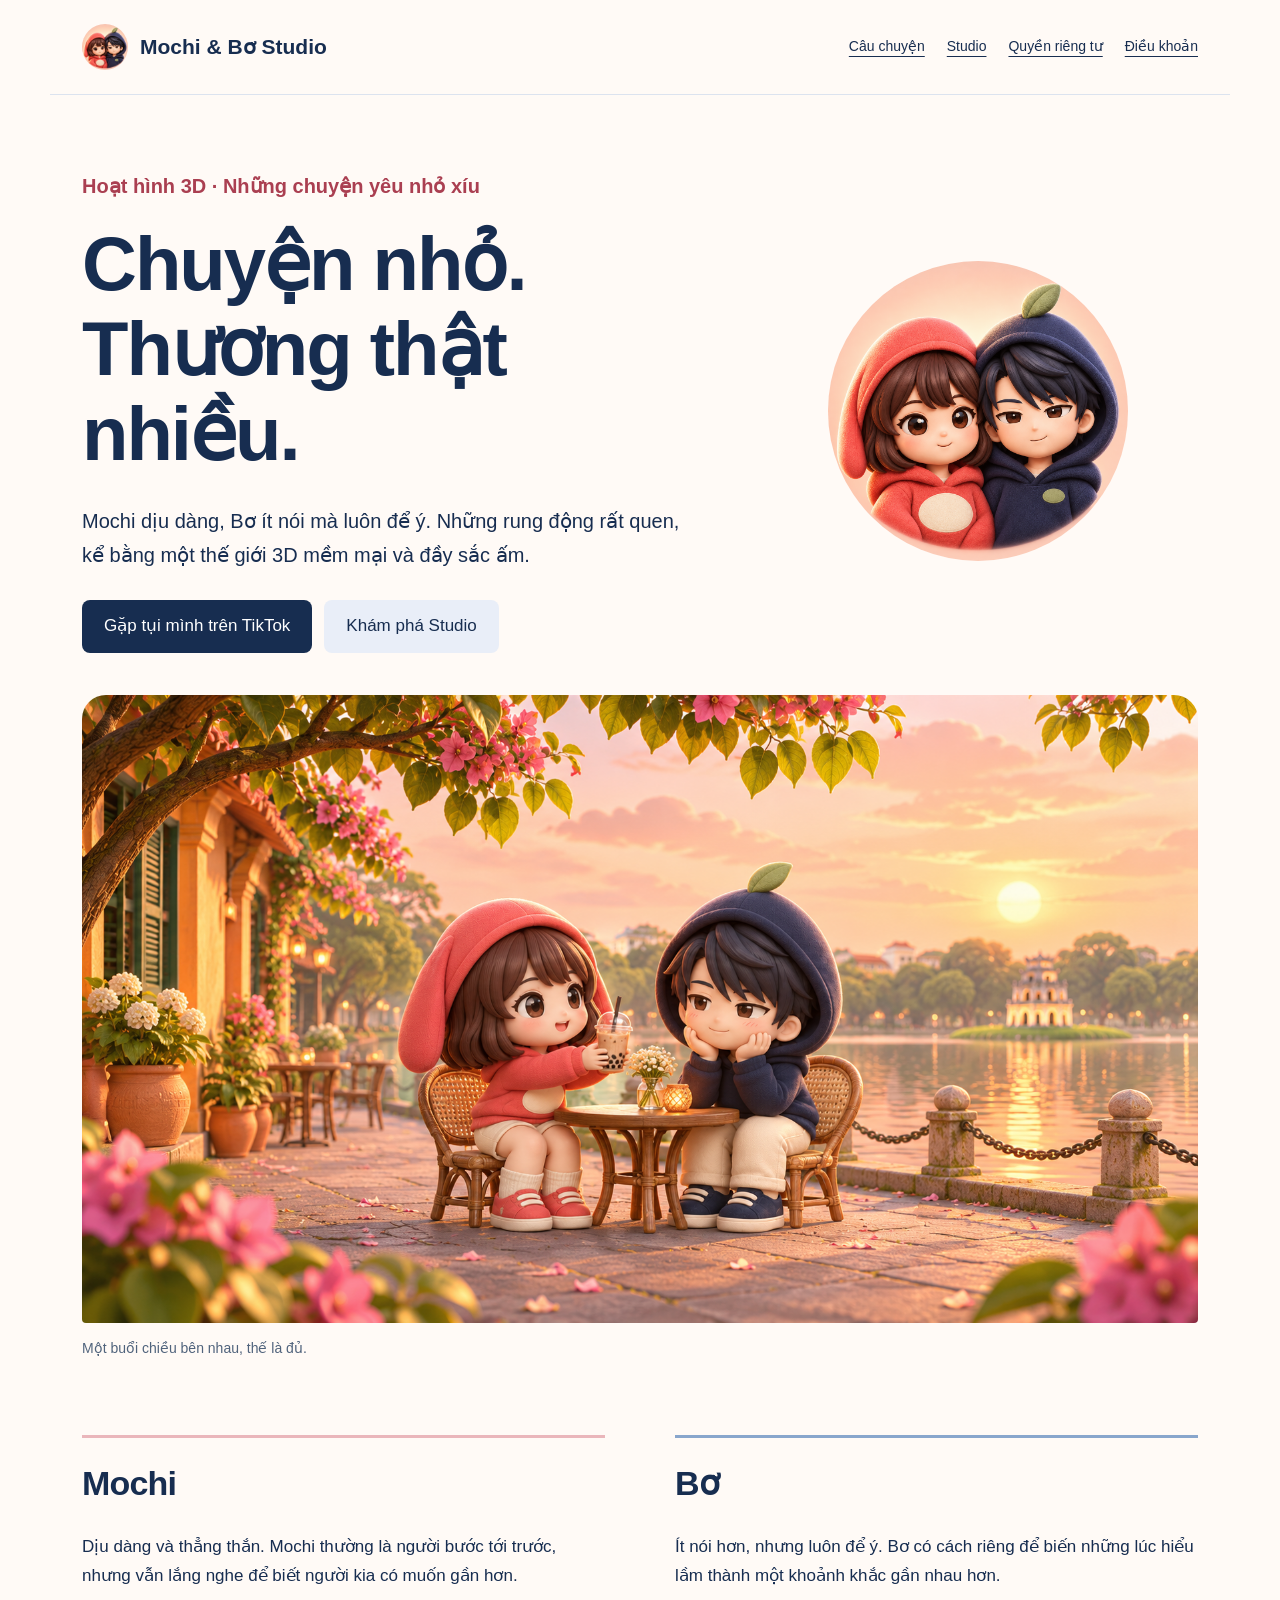
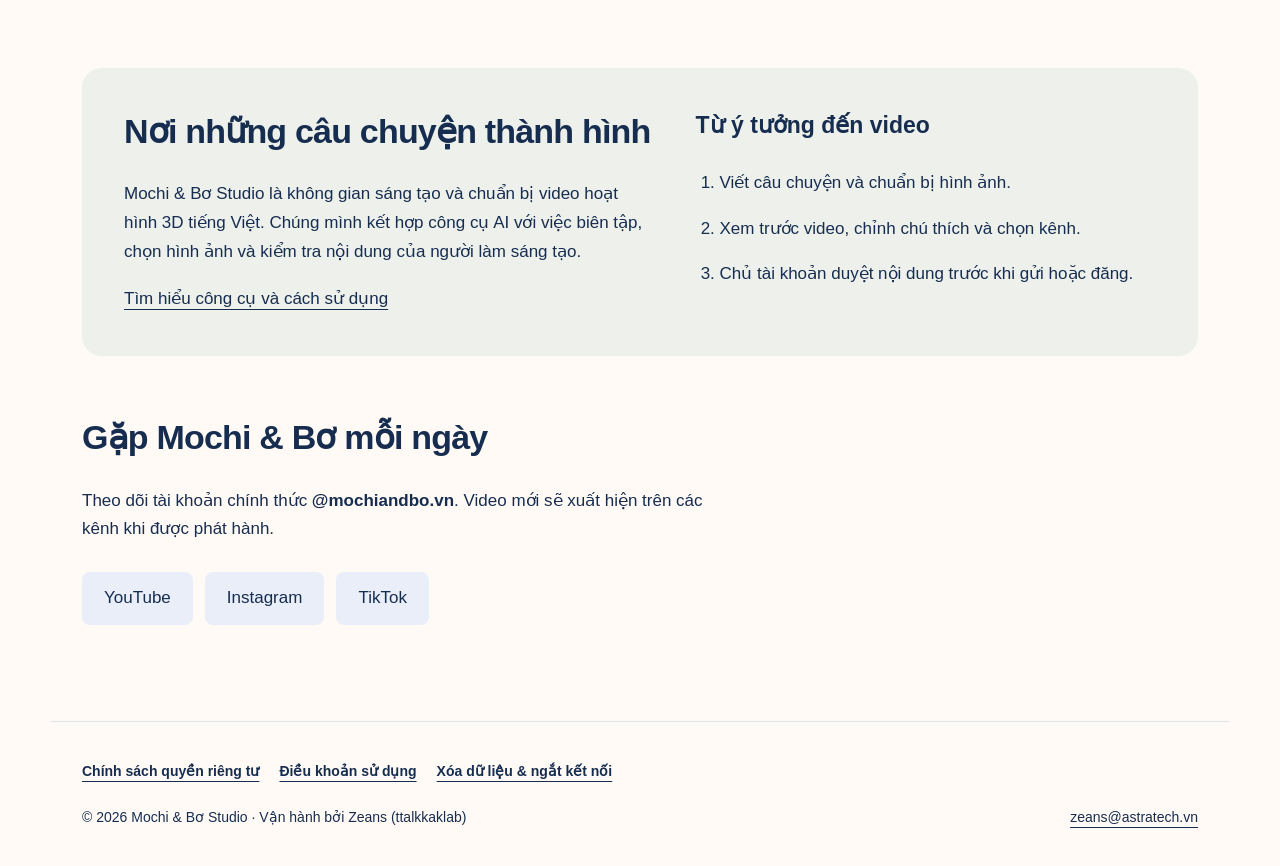
<file: index.html>
<!doctype html><html lang="vi"><head><meta charset="utf-8"><meta name="viewport" content="width=device-width,initial-scale=1"><meta name="description" content="Thế giới hoạt hình 3D tiếng Việt của Mochi và Bơ. Khám phá nhân vật, theo dõi các kênh chính thức và tìm hiểu Studio."><meta name="theme-color" content="#172d50"><meta property="og:title" content="Mochi &amp; Bơ Studio — Những chuyện yêu nhỏ xíu"><meta property="og:image" content="https://ttalkkaklab.github.io/mochi-bo-studio/assets/mochi-bo-cafe-3d.png"><title>Mochi &amp; Bơ Studio — Những chuyện yêu nhỏ xíu</title><link rel="icon" href="assets/mochi-bo-3d.png"><link rel="stylesheet" href="styles.css"></head><body><a class="skip" href="#main">Đến nội dung</a><header><a class="brand" href="index.html"><img src="assets/mochi-bo-3d.png" alt="" width="46" height="46">Mochi &amp; Bơ Studio</a><nav aria-label="Điều hướng"><a href="index.html">Câu chuyện</a><a href="studio.html">Studio</a><a href="privacy.html">Quyền riêng tư</a><a href="terms.html">Điều khoản</a></nav></header><main id="main"><div class="hero"><div><p class="tag">Hoạt hình 3D · Những chuyện yêu nhỏ xíu</p><h1>Chuyện nhỏ.<br>Thương thật nhiều.</h1><p>Mochi dịu dàng, Bơ ít nói mà luôn để ý. Những rung động rất quen, kể bằng một thế giới 3D mềm mại và đầy sắc ấm.</p><div class="links"><a class="button" href="https://www.tiktok.com/@mochiandbo.vn">Gặp tụi mình trên TikTok</a><a class="button secondary" href="studio.html">Khám phá Studio</a></div></div><img class="portrait" src="assets/mochi-bo-3d.png" alt="Mochi mặc áo hồng và Bơ mặc áo xanh" width="300" height="300"></div><figure class="scene"><img src="assets/mochi-bo-cafe-3d.png" alt="Mochi và Bơ cùng uống trà sữa bên hồ trong ánh hoàng hôn" width="1672" height="941"><figcaption>Một buổi chiều bên nhau, thế là đủ.</figcaption></figure><section class="duo"><article><h2>Mochi</h2><p>Dịu dàng và thẳng thắn. Mochi thường là người bước tới trước, nhưng vẫn lắng nghe để biết người kia có muốn gần hơn.</p></article><article><h2>Bơ</h2><p>Ít nói hơn, nhưng luôn để ý. Bơ có cách riêng để biến những lúc hiểu lầm thành một khoảnh khắc gần nhau hơn.</p></article></section><section class="studio"><div><h2>Nơi những câu chuyện thành hình</h2><p>Mochi &amp; Bơ Studio là không gian sáng tạo và chuẩn bị video hoạt hình 3D tiếng Việt. Chúng mình kết hợp công cụ AI với việc biên tập, chọn hình ảnh và kiểm tra nội dung của người làm sáng tạo.</p><a href="studio.html">Tìm hiểu công cụ và cách sử dụng</a></div><div><h3>Từ ý tưởng đến video</h3><ol><li>Viết câu chuyện và chuẩn bị hình ảnh.</li><li>Xem trước video, chỉnh chú thích và chọn kênh.</li><li>Chủ tài khoản duyệt nội dung trước khi gửi hoặc đăng.</li></ol></div></section><section><h2>Gặp Mochi &amp; Bơ mỗi ngày</h2><p>Theo dõi tài khoản chính thức <strong>@mochiandbo.vn</strong>. Video mới sẽ xuất hiện trên các kênh khi được phát hành.</p><div class="links"><a class="button secondary" href="https://www.youtube.com/@mochiandbovn">YouTube</a><a class="button secondary" href="https://www.instagram.com/mochiandbovn/">Instagram</a><a class="button secondary" href="https://www.tiktok.com/@mochiandbo.vn">TikTok</a></div></section></main><footer><div class="legal-links"><a href="privacy.html">Chính sách quyền riêng tư</a><a href="terms.html">Điều khoản sử dụng</a><a href="privacy.html#xoa-du-lieu">Xóa dữ liệu &amp; ngắt kết nối</a></div><div class="bottom"><span>© 2026 Mochi &amp; Bơ Studio · Vận hành bởi Zeans (ttalkkaklab)</span><a href="mailto:zeans@astratech.vn">zeans@astratech.vn</a></div></footer></body></html>
</file>
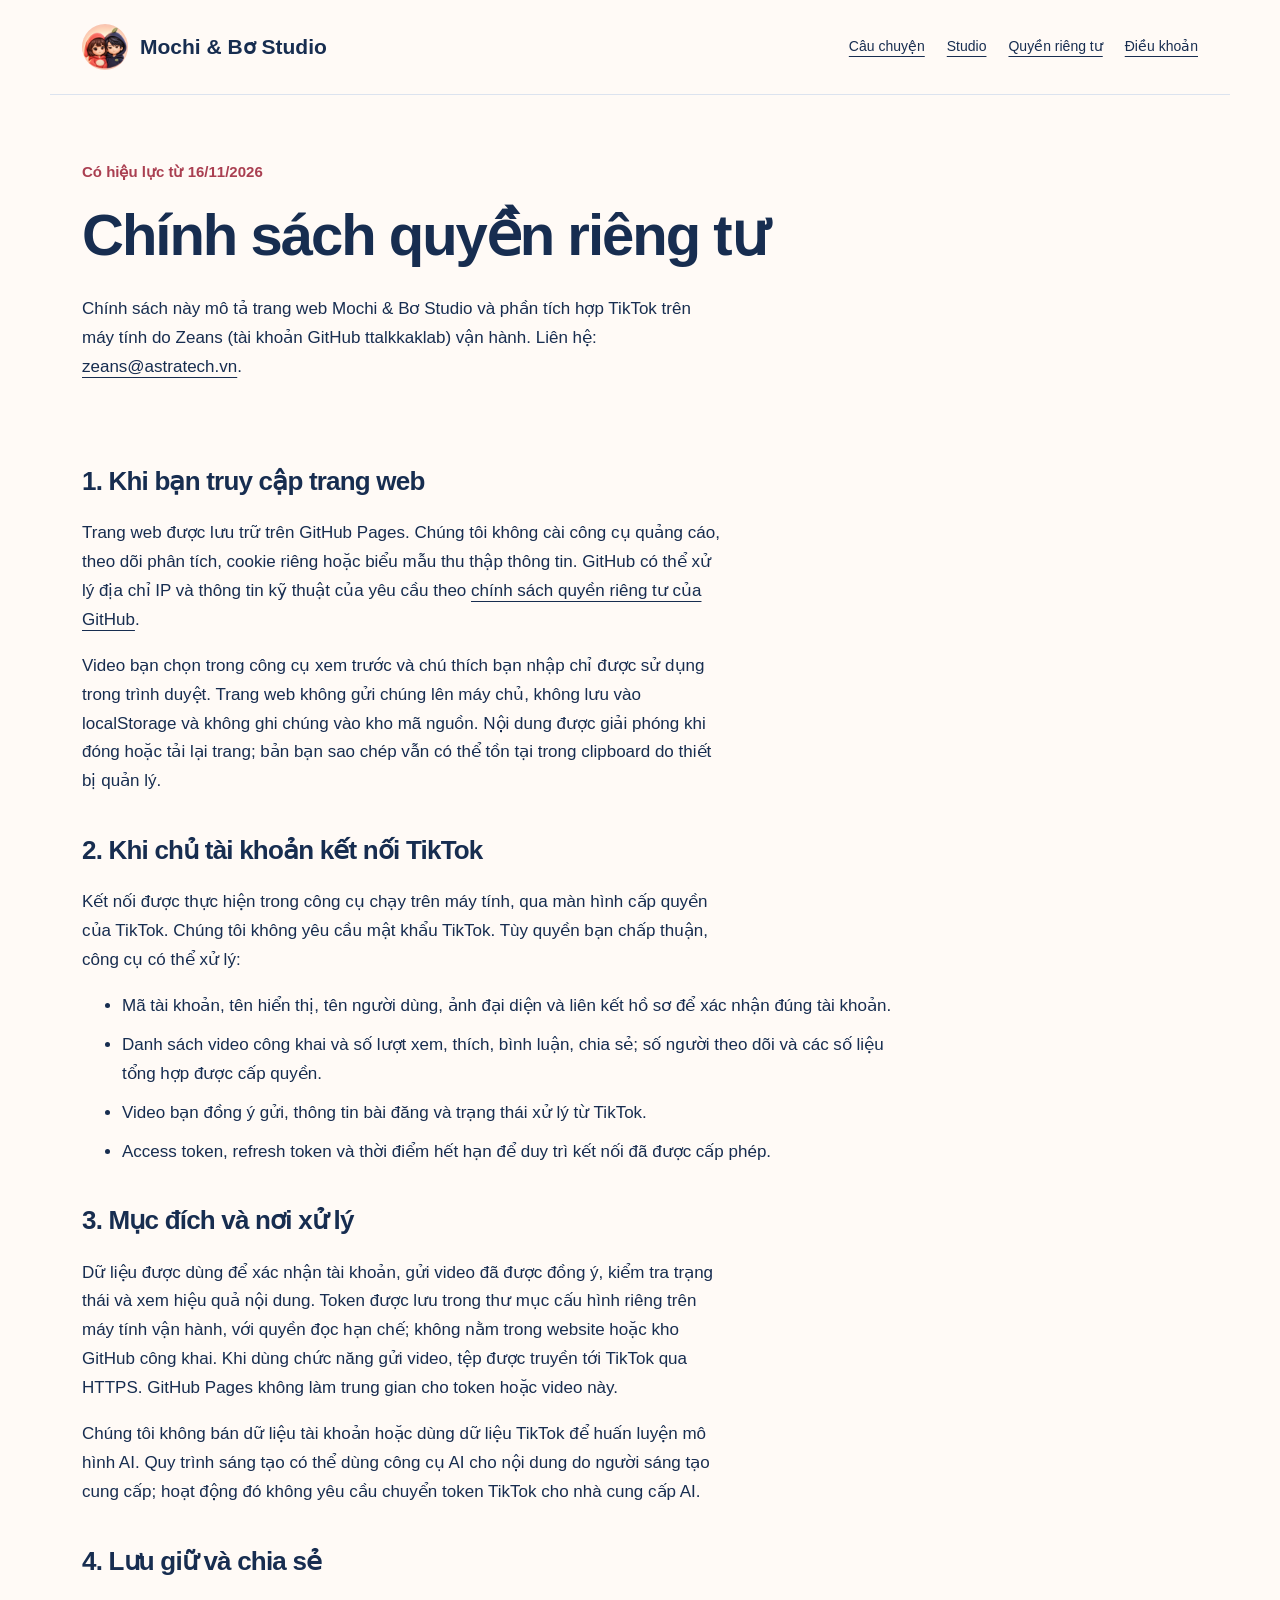
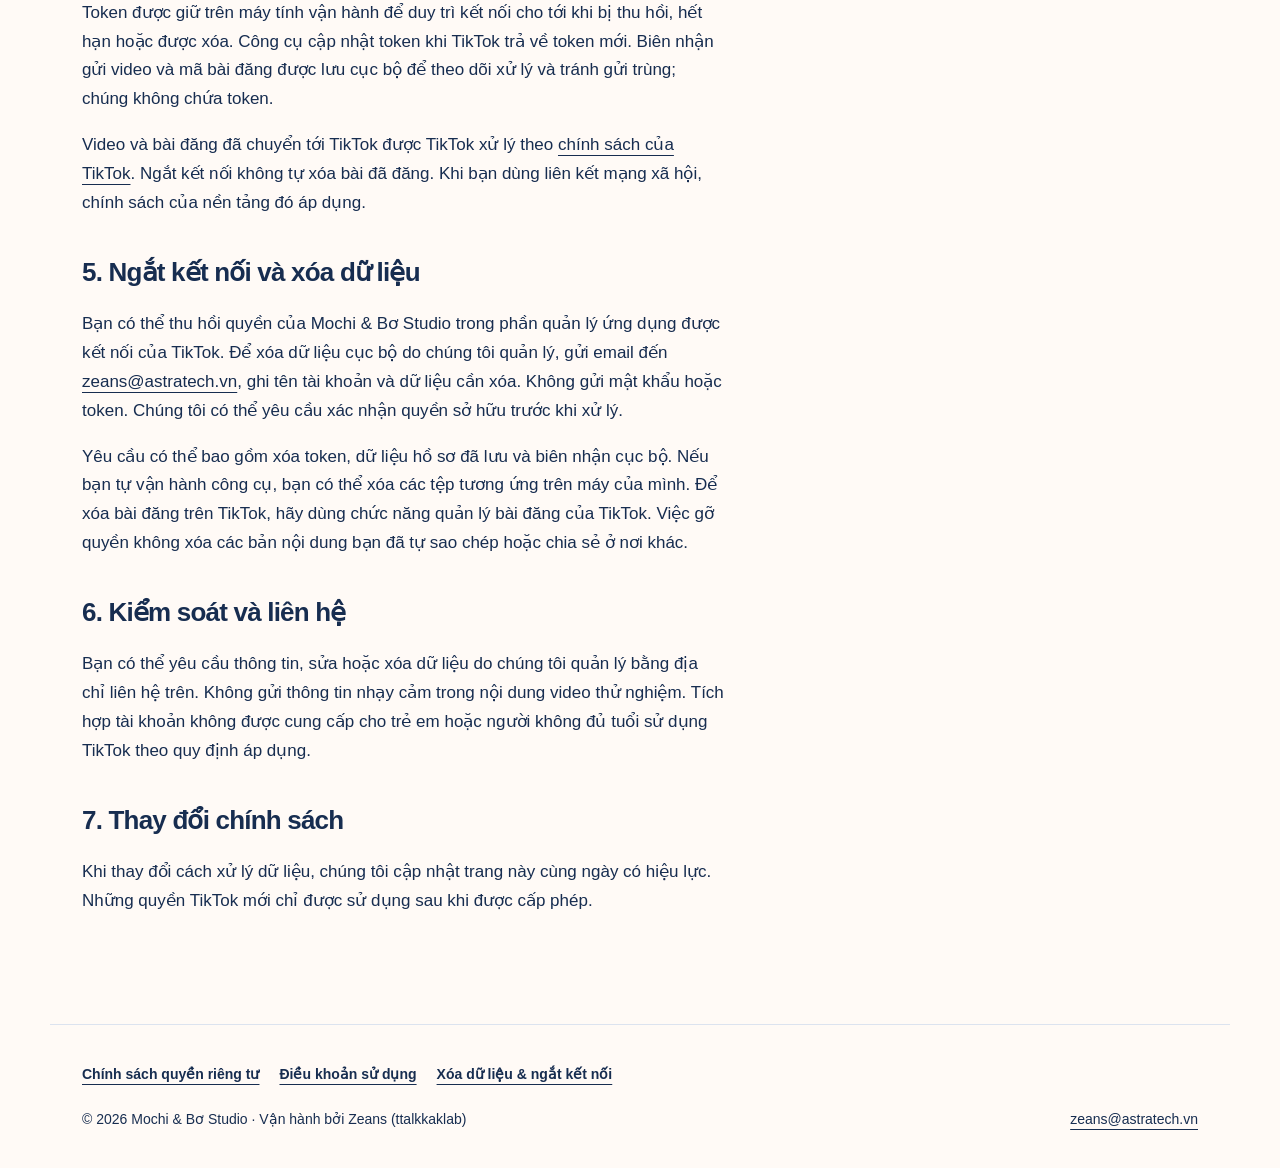
<file: privacy.html>
<!doctype html><html lang="vi"><head><meta charset="utf-8"><meta name="viewport" content="width=device-width,initial-scale=1"><meta name="description" content="Cách Mochi &amp; Bơ Studio xử lý dữ liệu, quyền TikTok, lưu trữ cục bộ và yêu cầu xóa dữ liệu."><meta name="theme-color" content="#172d50"><meta property="og:title" content="Chính sách quyền riêng tư — Mochi &amp; Bơ Studio"><meta property="og:image" content="https://ttalkkaklab.github.io/mochi-bo-studio/assets/mochi-bo-cafe-3d.png"><title>Chính sách quyền riêng tư — Mochi &amp; Bơ Studio</title><link rel="icon" href="assets/mochi-bo-3d.png"><link rel="stylesheet" href="styles.css"></head><body><a class="skip" href="#main">Đến nội dung</a><header><a class="brand" href="index.html"><img src="assets/mochi-bo-3d.png" alt="" width="46" height="46">Mochi &amp; Bơ Studio</a><nav aria-label="Điều hướng"><a href="index.html">Câu chuyện</a><a href="studio.html">Studio</a><a href="privacy.html">Quyền riêng tư</a><a href="terms.html">Điều khoản</a></nav></header><main id="main"><div class="intro"><p class="tag">Có hiệu lực từ 16/11/2026</p><h1>Chính sách quyền riêng tư</h1><p>Chính sách này mô tả trang web Mochi &amp; Bơ Studio và phần tích hợp TikTok trên máy tính do Zeans (tài khoản GitHub ttalkkaklab) vận hành. Liên hệ: <a href="mailto:zeans@astratech.vn">zeans@astratech.vn</a>.</p></div><article class="prose"><h2>1. Khi bạn truy cập trang web</h2><p>Trang web được lưu trữ trên GitHub Pages. Chúng tôi không cài công cụ quảng cáo, theo dõi phân tích, cookie riêng hoặc biểu mẫu thu thập thông tin. GitHub có thể xử lý địa chỉ IP và thông tin kỹ thuật của yêu cầu theo <a href="https://docs.github.com/en/site-policy/privacy-policies/github-general-privacy-statement">chính sách quyền riêng tư của GitHub</a>.</p><p>Video bạn chọn trong công cụ xem trước và chú thích bạn nhập chỉ được sử dụng trong trình duyệt. Trang web không gửi chúng lên máy chủ, không lưu vào localStorage và không ghi chúng vào kho mã nguồn. Nội dung được giải phóng khi đóng hoặc tải lại trang; bản bạn sao chép vẫn có thể tồn tại trong clipboard do thiết bị quản lý.</p><h2>2. Khi chủ tài khoản kết nối TikTok</h2><p>Kết nối được thực hiện trong công cụ chạy trên máy tính, qua màn hình cấp quyền của TikTok. Chúng tôi không yêu cầu mật khẩu TikTok. Tùy quyền bạn chấp thuận, công cụ có thể xử lý:</p><ul><li>Mã tài khoản, tên hiển thị, tên người dùng, ảnh đại diện và liên kết hồ sơ để xác nhận đúng tài khoản.</li><li>Danh sách video công khai và số lượt xem, thích, bình luận, chia sẻ; số người theo dõi và các số liệu tổng hợp được cấp quyền.</li><li>Video bạn đồng ý gửi, thông tin bài đăng và trạng thái xử lý từ TikTok.</li><li>Access token, refresh token và thời điểm hết hạn để duy trì kết nối đã được cấp phép.</li></ul><h2>3. Mục đích và nơi xử lý</h2><p>Dữ liệu được dùng để xác nhận tài khoản, gửi video đã được đồng ý, kiểm tra trạng thái và xem hiệu quả nội dung. Token được lưu trong thư mục cấu hình riêng trên máy tính vận hành, với quyền đọc hạn chế; không nằm trong website hoặc kho GitHub công khai. Khi dùng chức năng gửi video, tệp được truyền tới TikTok qua HTTPS. GitHub Pages không làm trung gian cho token hoặc video này.</p><p>Chúng tôi không bán dữ liệu tài khoản hoặc dùng dữ liệu TikTok để huấn luyện mô hình AI. Quy trình sáng tạo có thể dùng công cụ AI cho nội dung do người sáng tạo cung cấp; hoạt động đó không yêu cầu chuyển token TikTok cho nhà cung cấp AI.</p><h2>4. Lưu giữ và chia sẻ</h2><p>Token được giữ trên máy tính vận hành để duy trì kết nối cho tới khi bị thu hồi, hết hạn hoặc được xóa. Công cụ cập nhật token khi TikTok trả về token mới. Biên nhận gửi video và mã bài đăng được lưu cục bộ để theo dõi xử lý và tránh gửi trùng; chúng không chứa token.</p><p>Video và bài đăng đã chuyển tới TikTok được TikTok xử lý theo <a href="https://www.tiktok.com/legal/page/row/privacy-policy/en">chính sách của TikTok</a>. Ngắt kết nối không tự xóa bài đã đăng. Khi bạn dùng liên kết mạng xã hội, chính sách của nền tảng đó áp dụng.</p><h2 id="xoa-du-lieu">5. Ngắt kết nối và xóa dữ liệu</h2><p>Bạn có thể thu hồi quyền của Mochi &amp; Bơ Studio trong phần quản lý ứng dụng được kết nối của TikTok. Để xóa dữ liệu cục bộ do chúng tôi quản lý, gửi email đến <a href="mailto:zeans@astratech.vn?subject=Y%C3%AAu%20c%E1%BA%A7u%20x%C3%B3a%20d%E1%BB%AF%20li%E1%BB%87u">zeans@astratech.vn</a>, ghi tên tài khoản và dữ liệu cần xóa. Không gửi mật khẩu hoặc token. Chúng tôi có thể yêu cầu xác nhận quyền sở hữu trước khi xử lý.</p><p>Yêu cầu có thể bao gồm xóa token, dữ liệu hồ sơ đã lưu và biên nhận cục bộ. Nếu bạn tự vận hành công cụ, bạn có thể xóa các tệp tương ứng trên máy của mình. Để xóa bài đăng trên TikTok, hãy dùng chức năng quản lý bài đăng của TikTok. Việc gỡ quyền không xóa các bản nội dung bạn đã tự sao chép hoặc chia sẻ ở nơi khác.</p><h2>6. Kiểm soát và liên hệ</h2><p>Bạn có thể yêu cầu thông tin, sửa hoặc xóa dữ liệu do chúng tôi quản lý bằng địa chỉ liên hệ trên. Không gửi thông tin nhạy cảm trong nội dung video thử nghiệm. Tích hợp tài khoản không được cung cấp cho trẻ em hoặc người không đủ tuổi sử dụng TikTok theo quy định áp dụng.</p><h2>7. Thay đổi chính sách</h2><p>Khi thay đổi cách xử lý dữ liệu, chúng tôi cập nhật trang này cùng ngày có hiệu lực. Những quyền TikTok mới chỉ được sử dụng sau khi được cấp phép.</p></article></main><footer><div class="legal-links"><a href="privacy.html">Chính sách quyền riêng tư</a><a href="terms.html">Điều khoản sử dụng</a><a href="privacy.html#xoa-du-lieu">Xóa dữ liệu &amp; ngắt kết nối</a></div><div class="bottom"><span>© 2026 Mochi &amp; Bơ Studio · Vận hành bởi Zeans (ttalkkaklab)</span><a href="mailto:zeans@astratech.vn">zeans@astratech.vn</a></div></footer></body></html>
</file>
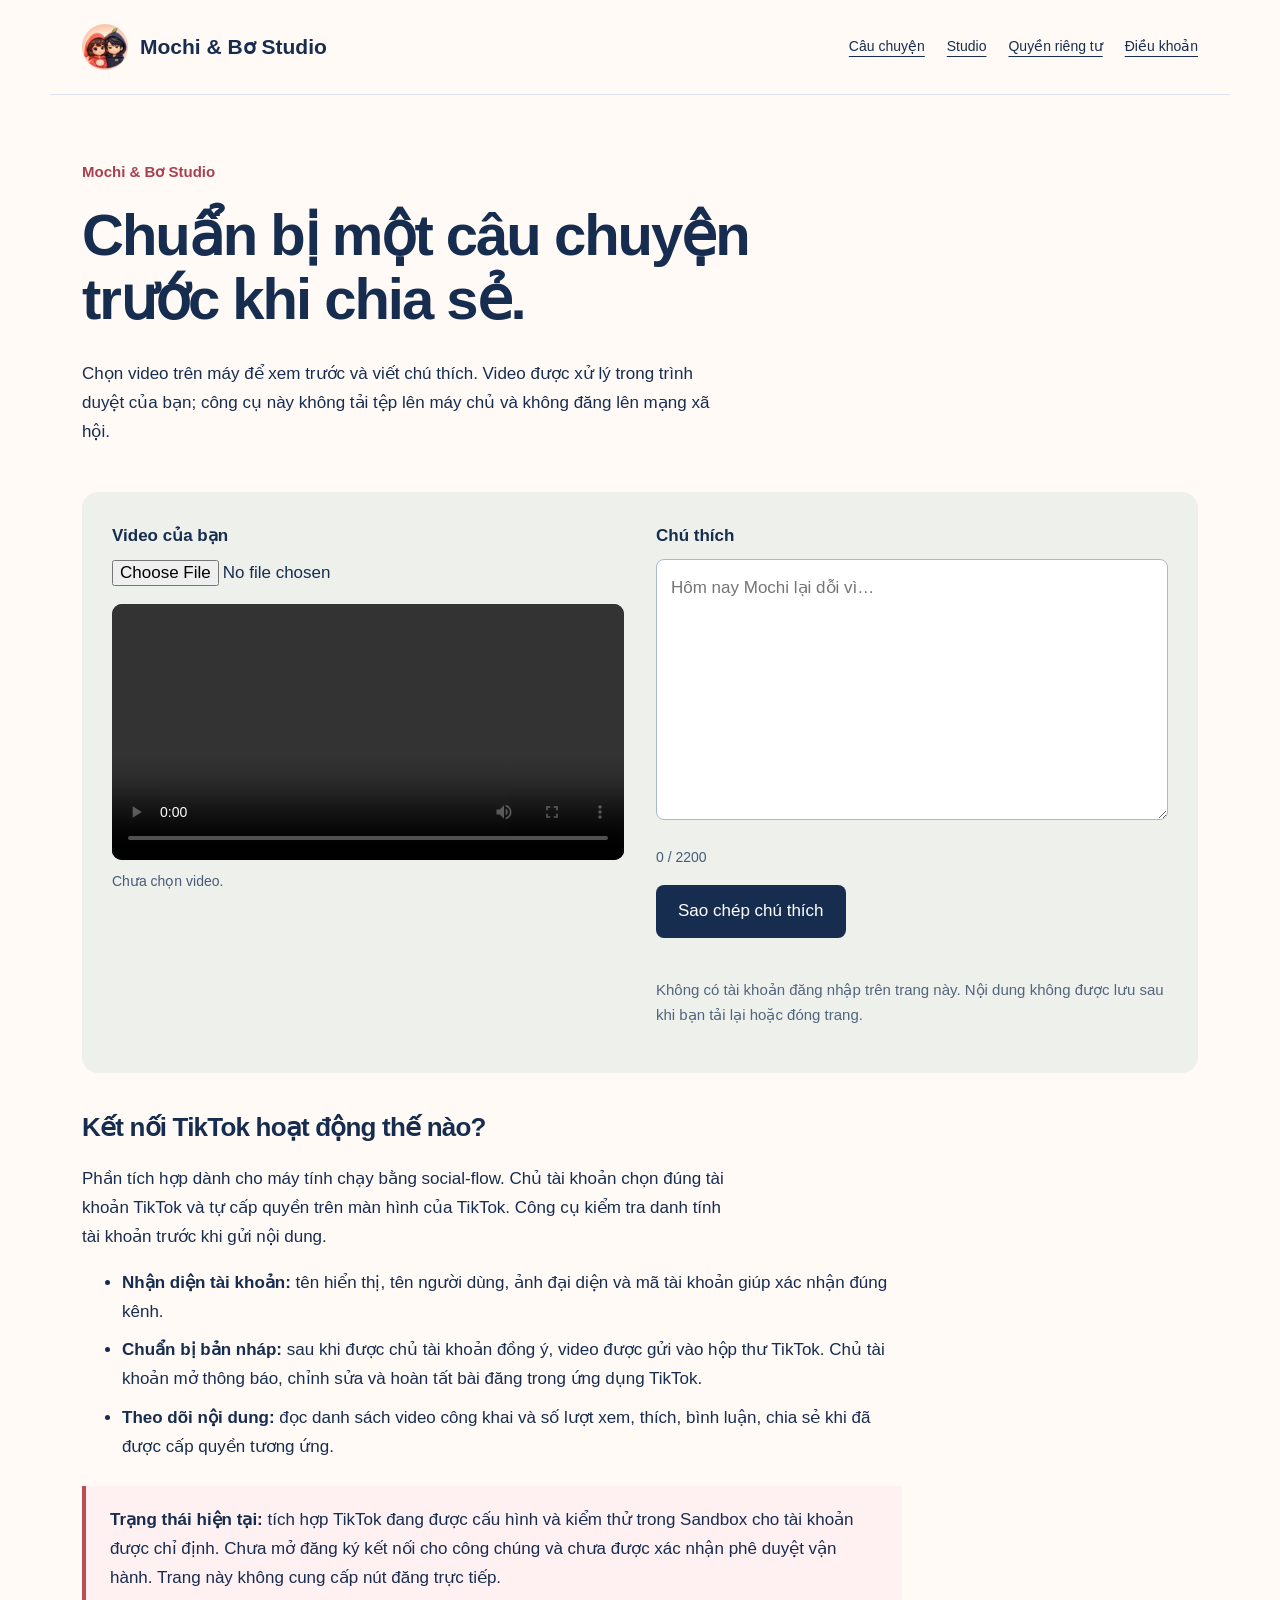
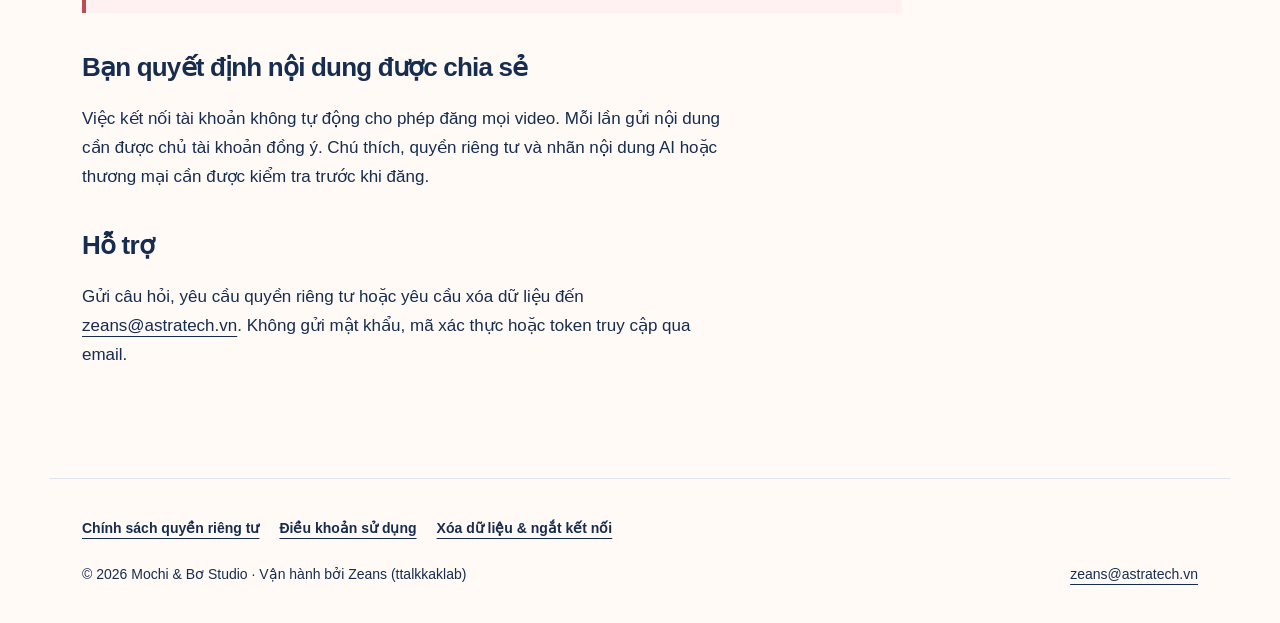
<file: studio.html>
<!doctype html><html lang="vi"><head><meta charset="utf-8"><meta name="viewport" content="width=device-width,initial-scale=1"><meta name="description" content="Xem trước video trên thiết bị, chuẩn bị chú thích và tìm hiểu kết nối TikTok của Mochi &amp; Bơ Studio."><meta name="theme-color" content="#172d50"><meta property="og:title" content="Studio — Mochi &amp; Bơ"><meta property="og:image" content="https://ttalkkaklab.github.io/mochi-bo-studio/assets/mochi-bo-cafe-3d.png"><title>Studio — Mochi &amp; Bơ</title><link rel="icon" href="assets/mochi-bo-3d.png"><link rel="stylesheet" href="styles.css"></head><body><a class="skip" href="#main">Đến nội dung</a><header><a class="brand" href="index.html"><img src="assets/mochi-bo-3d.png" alt="" width="46" height="46">Mochi &amp; Bơ Studio</a><nav aria-label="Điều hướng"><a href="index.html">Câu chuyện</a><a href="studio.html">Studio</a><a href="privacy.html">Quyền riêng tư</a><a href="terms.html">Điều khoản</a></nav></header><main id="main"><div class="intro"><p class="tag">Mochi &amp; Bơ Studio</p><h1>Chuẩn bị một câu chuyện<br>trước khi chia sẻ.</h1><p>Chọn video trên máy để xem trước và viết chú thích. Video được xử lý trong trình duyệt của bạn; công cụ này không tải tệp lên máy chủ và không đăng lên mạng xã hội.</p></div><div class="workspace"><div><label for="clip">Video của bạn</label><input id="clip" type="file" accept="video/mp4,video/quicktime,video/webm"><video id="preview" controls playsinline aria-label="Xem trước video đã chọn"></video><p class="status" id="file-status" aria-live="polite">Chưa chọn video.</p></div><div><label for="caption">Chú thích</label><textarea id="caption" rows="8" maxlength="2200" placeholder="Hôm nay Mochi lại dỗi vì…"></textarea><p class="status" id="count" aria-live="polite">0 / 2200</p><button class="button" id="copy" type="button">Sao chép chú thích</button><p id="copy-status" class="status" aria-live="polite"></p><p class="muted">Không có tài khoản đăng nhập trên trang này. Nội dung không được lưu sau khi bạn tải lại hoặc đóng trang.</p></div></div><article class="prose"><h2>Kết nối TikTok hoạt động thế nào?</h2><p>Phần tích hợp dành cho máy tính chạy bằng social-flow. Chủ tài khoản chọn đúng tài khoản TikTok và tự cấp quyền trên màn hình của TikTok. Công cụ kiểm tra danh tính tài khoản trước khi gửi nội dung.</p><ul><li><strong>Nhận diện tài khoản:</strong> tên hiển thị, tên người dùng, ảnh đại diện và mã tài khoản giúp xác nhận đúng kênh.</li><li><strong>Chuẩn bị bản nháp:</strong> sau khi được chủ tài khoản đồng ý, video được gửi vào hộp thư TikTok. Chủ tài khoản mở thông báo, chỉnh sửa và hoàn tất bài đăng trong ứng dụng TikTok.</li><li><strong>Theo dõi nội dung:</strong> đọc danh sách video công khai và số lượt xem, thích, bình luận, chia sẻ khi đã được cấp quyền tương ứng.</li></ul><div class="note"><strong>Trạng thái hiện tại:</strong> tích hợp TikTok đang được cấu hình và kiểm thử trong Sandbox cho tài khoản được chỉ định. Chưa mở đăng ký kết nối cho công chúng và chưa được xác nhận phê duyệt vận hành. Trang này không cung cấp nút đăng trực tiếp.</div><h2>Bạn quyết định nội dung được chia sẻ</h2><p>Việc kết nối tài khoản không tự động cho phép đăng mọi video. Mỗi lần gửi nội dung cần được chủ tài khoản đồng ý. Chú thích, quyền riêng tư và nhãn nội dung AI hoặc thương mại cần được kiểm tra trước khi đăng.</p><h2>Hỗ trợ</h2><p>Gửi câu hỏi, yêu cầu quyền riêng tư hoặc yêu cầu xóa dữ liệu đến <a href="mailto:zeans@astratech.vn">zeans@astratech.vn</a>. Không gửi mật khẩu, mã xác thực hoặc token truy cập qua email.</p></article></main><footer><div class="legal-links"><a href="privacy.html">Chính sách quyền riêng tư</a><a href="terms.html">Điều khoản sử dụng</a><a href="privacy.html#xoa-du-lieu">Xóa dữ liệu &amp; ngắt kết nối</a></div><div class="bottom"><span>© 2026 Mochi &amp; Bơ Studio · Vận hành bởi Zeans (ttalkkaklab)</span><a href="mailto:zeans@astratech.vn">zeans@astratech.vn</a></div></footer><script src="studio.js" defer></script></body></html>
</file>
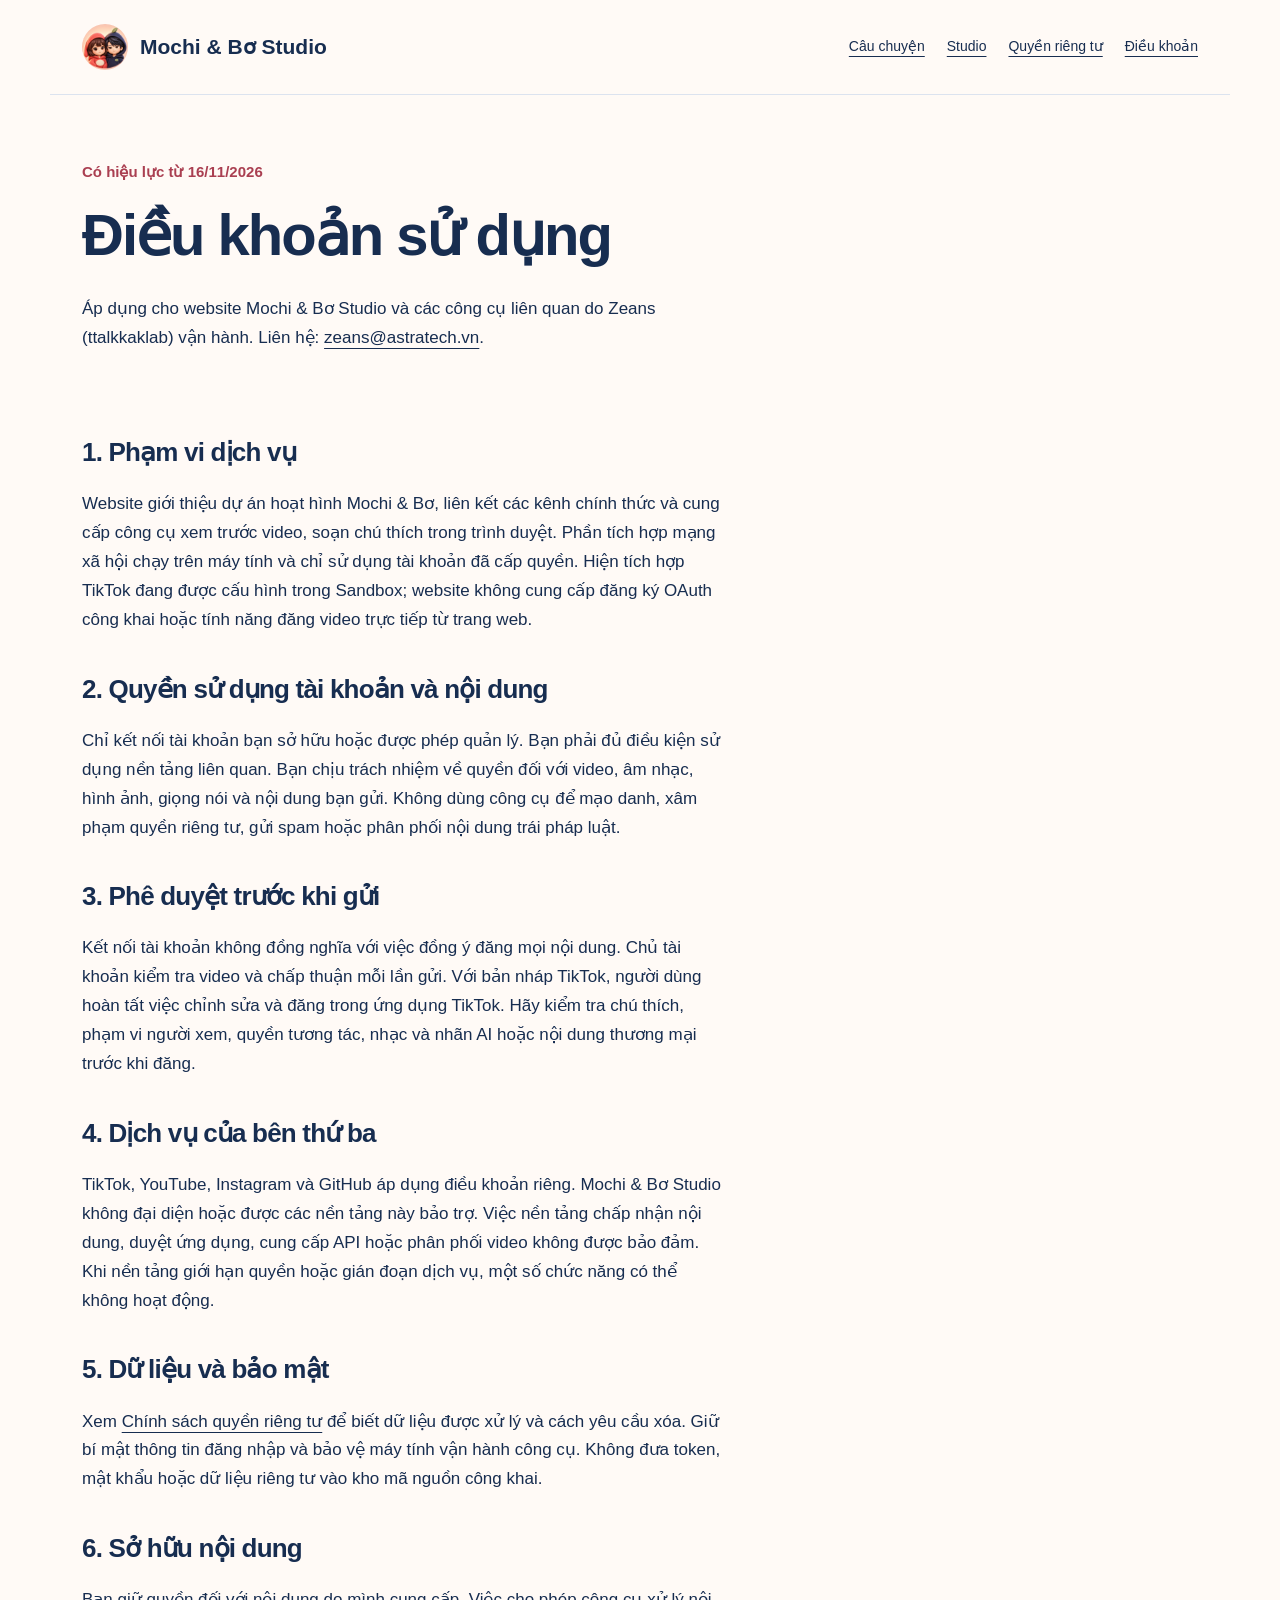
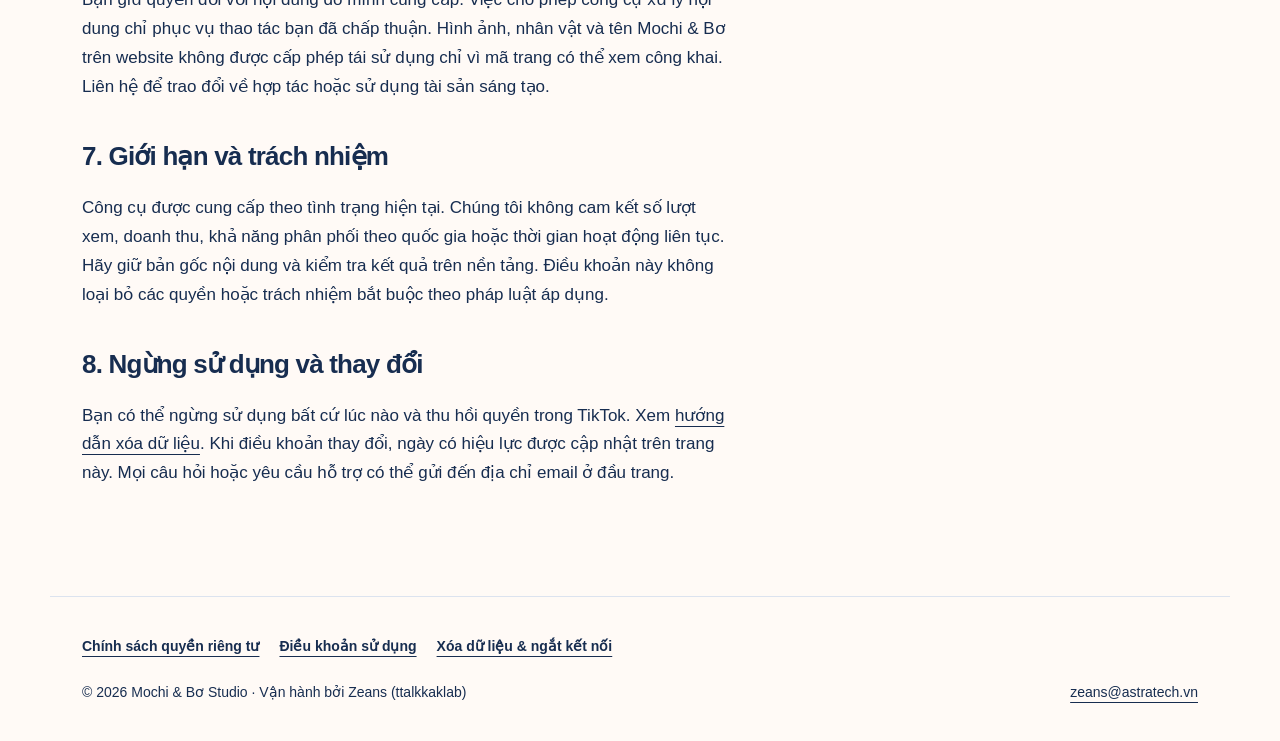
<file: terms.html>
<!doctype html><html lang="vi"><head><meta charset="utf-8"><meta name="viewport" content="width=device-width,initial-scale=1"><meta name="description" content="Điều kiện sử dụng website, công cụ chuẩn bị nội dung và kết nối TikTok của Mochi &amp; Bơ Studio."><meta name="theme-color" content="#172d50"><meta property="og:title" content="Điều khoản sử dụng — Mochi &amp; Bơ Studio"><meta property="og:image" content="https://ttalkkaklab.github.io/mochi-bo-studio/assets/mochi-bo-cafe-3d.png"><title>Điều khoản sử dụng — Mochi &amp; Bơ Studio</title><link rel="icon" href="assets/mochi-bo-3d.png"><link rel="stylesheet" href="styles.css"></head><body><a class="skip" href="#main">Đến nội dung</a><header><a class="brand" href="index.html"><img src="assets/mochi-bo-3d.png" alt="" width="46" height="46">Mochi &amp; Bơ Studio</a><nav aria-label="Điều hướng"><a href="index.html">Câu chuyện</a><a href="studio.html">Studio</a><a href="privacy.html">Quyền riêng tư</a><a href="terms.html">Điều khoản</a></nav></header><main id="main"><div class="intro"><p class="tag">Có hiệu lực từ 16/11/2026</p><h1>Điều khoản sử dụng</h1><p>Áp dụng cho website Mochi &amp; Bơ Studio và các công cụ liên quan do Zeans (ttalkkaklab) vận hành. Liên hệ: <a href="mailto:zeans@astratech.vn">zeans@astratech.vn</a>.</p></div><article class="prose"><h2>1. Phạm vi dịch vụ</h2><p>Website giới thiệu dự án hoạt hình Mochi &amp; Bơ, liên kết các kênh chính thức và cung cấp công cụ xem trước video, soạn chú thích trong trình duyệt. Phần tích hợp mạng xã hội chạy trên máy tính và chỉ sử dụng tài khoản đã cấp quyền. Hiện tích hợp TikTok đang được cấu hình trong Sandbox; website không cung cấp đăng ký OAuth công khai hoặc tính năng đăng video trực tiếp từ trang web.</p><h2>2. Quyền sử dụng tài khoản và nội dung</h2><p>Chỉ kết nối tài khoản bạn sở hữu hoặc được phép quản lý. Bạn phải đủ điều kiện sử dụng nền tảng liên quan. Bạn chịu trách nhiệm về quyền đối với video, âm nhạc, hình ảnh, giọng nói và nội dung bạn gửi. Không dùng công cụ để mạo danh, xâm phạm quyền riêng tư, gửi spam hoặc phân phối nội dung trái pháp luật.</p><h2>3. Phê duyệt trước khi gửi</h2><p>Kết nối tài khoản không đồng nghĩa với việc đồng ý đăng mọi nội dung. Chủ tài khoản kiểm tra video và chấp thuận mỗi lần gửi. Với bản nháp TikTok, người dùng hoàn tất việc chỉnh sửa và đăng trong ứng dụng TikTok. Hãy kiểm tra chú thích, phạm vi người xem, quyền tương tác, nhạc và nhãn AI hoặc nội dung thương mại trước khi đăng.</p><h2>4. Dịch vụ của bên thứ ba</h2><p>TikTok, YouTube, Instagram và GitHub áp dụng điều khoản riêng. Mochi &amp; Bơ Studio không đại diện hoặc được các nền tảng này bảo trợ. Việc nền tảng chấp nhận nội dung, duyệt ứng dụng, cung cấp API hoặc phân phối video không được bảo đảm. Khi nền tảng giới hạn quyền hoặc gián đoạn dịch vụ, một số chức năng có thể không hoạt động.</p><h2>5. Dữ liệu và bảo mật</h2><p>Xem <a href="privacy.html">Chính sách quyền riêng tư</a> để biết dữ liệu được xử lý và cách yêu cầu xóa. Giữ bí mật thông tin đăng nhập và bảo vệ máy tính vận hành công cụ. Không đưa token, mật khẩu hoặc dữ liệu riêng tư vào kho mã nguồn công khai.</p><h2>6. Sở hữu nội dung</h2><p>Bạn giữ quyền đối với nội dung do mình cung cấp. Việc cho phép công cụ xử lý nội dung chỉ phục vụ thao tác bạn đã chấp thuận. Hình ảnh, nhân vật và tên Mochi &amp; Bơ trên website không được cấp phép tái sử dụng chỉ vì mã trang có thể xem công khai. Liên hệ để trao đổi về hợp tác hoặc sử dụng tài sản sáng tạo.</p><h2>7. Giới hạn và trách nhiệm</h2><p>Công cụ được cung cấp theo tình trạng hiện tại. Chúng tôi không cam kết số lượt xem, doanh thu, khả năng phân phối theo quốc gia hoặc thời gian hoạt động liên tục. Hãy giữ bản gốc nội dung và kiểm tra kết quả trên nền tảng. Điều khoản này không loại bỏ các quyền hoặc trách nhiệm bắt buộc theo pháp luật áp dụng.</p><h2>8. Ngừng sử dụng và thay đổi</h2><p>Bạn có thể ngừng sử dụng bất cứ lúc nào và thu hồi quyền trong TikTok. Xem <a href="privacy.html#xoa-du-lieu">hướng dẫn xóa dữ liệu</a>. Khi điều khoản thay đổi, ngày có hiệu lực được cập nhật trên trang này. Mọi câu hỏi hoặc yêu cầu hỗ trợ có thể gửi đến địa chỉ email ở đầu trang.</p></article></main><footer><div class="legal-links"><a href="privacy.html">Chính sách quyền riêng tư</a><a href="terms.html">Điều khoản sử dụng</a><a href="privacy.html#xoa-du-lieu">Xóa dữ liệu &amp; ngắt kết nối</a></div><div class="bottom"><span>© 2026 Mochi &amp; Bơ Studio · Vận hành bởi Zeans (ttalkkaklab)</span><a href="mailto:zeans@astratech.vn">zeans@astratech.vn</a></div></footer></body></html>
</file>
<file: styles.css>
*{box-sizing:border-box}html{scroll-behavior:smooth}body{margin:0;background:#fffaf6;color:#172d50;font-family:"Avenir Next","Segoe UI",Arial,sans-serif;font-size:17px;line-height:1.7}a{color:inherit;text-underline-offset:5px}a:hover{color:#aa3f51}:focus-visible{outline:3px solid #bd4d54;outline-offset:5px}header,main,footer{max-width:1180px;margin:auto;padding:0 32px}header{display:flex;align-items:center;justify-content:space-between;gap:24px;padding-top:24px;padding-bottom:24px;border-bottom:1px solid #dce3ef}.brand{font-weight:800;text-decoration:none;font-size:21px;display:flex;align-items:center;gap:12px;white-space:nowrap}.brand img{width:46px;height:46px;border-radius:50%}nav{display:flex;gap:22px;flex-wrap:wrap;font-size:14px}h1,h2,h3,p{margin-top:0}h1{font-size:clamp(40px,6vw,76px);line-height:1.12;letter-spacing:-2px;font-weight:800;max-width:850px;margin-bottom:28px}h2{font-size:34px;line-height:1.25;letter-spacing:-.8px}h3{font-size:23px;line-height:1.35}p{max-width:68ch}.hero{padding:74px 0 42px;display:grid;grid-template-columns:1.4fr 1fr;gap:60px;align-items:center}.hero p{font-size:20px}.hero .portrait{width:100%;max-width:300px;justify-self:center;border-radius:50%}.tag{color:#aa3f51;font-size:15px;font-weight:650;margin-bottom:18px}.links{display:flex;gap:12px;flex-wrap:wrap;margin-top:28px}.button{background:#172d50;color:white;text-decoration:none;padding:12px 22px;border-radius:8px;display:inline-flex;align-items:center;border:0;font:inherit;cursor:pointer}.button:hover{background:#2d466d;color:white}.secondary{background:#e9eef8;color:#172d50}.scene{margin:0}.scene img{display:block;width:100%;height:auto;border-radius:24px 24px 4px 4px}.scene figcaption{font-size:14px;color:#50637c;padding:14px 0}section{padding:60px 0}.duo{display:grid;grid-template-columns:1fr 1fr;gap:70px}.duo article{border-top:3px solid #eab6bb;padding-top:24px}.duo article:nth-child(2){border-color:#89a6cc}.studio{background:#edf0eb;border-radius:20px;padding:42px;display:grid;grid-template-columns:1.15fr 1fr;gap:42px}.studio p{margin-bottom:18px}.studio ol{padding-left:24px;margin:0}.studio li{padding:5px 0 12px}.legal-links{display:flex;gap:20px;flex-wrap:wrap;font-weight:600}.intro{padding:64px 0 28px}.intro h1{font-size:clamp(36px,5vw,58px)}.prose{max-width:820px;padding-bottom:55px}.prose h2{font-size:26px;margin-top:38px}.prose li{margin-bottom:10px}.note{padding:20px 24px;border-left:4px solid #bd4d54;background:#fff0f1;margin:24px 0}.workspace{display:grid;grid-template-columns:1fr 1fr;gap:32px;padding:30px;background:#edf0eb;border-radius:16px}.workspace video{width:100%;max-height:480px;background:#172d50;border-radius:10px}.workspace label{display:block;font-weight:600;margin-bottom:8px}.workspace input,.workspace textarea{font:inherit;max-width:100%;width:100%;margin-bottom:16px}.workspace textarea{padding:14px;border:1px solid #a9b9d0;border-radius:8px;resize:vertical}.status{font-size:14px;min-height:25px;color:#475b77}.muted{color:#53657e;font-size:15px}footer{padding-top:38px;padding-bottom:36px;border-top:1px solid #dce3ef;margin-top:36px;font-size:14px}footer .bottom{display:flex;justify-content:space-between;gap:20px;flex-wrap:wrap;margin-top:22px}table{border-collapse:collapse;width:100%;font-size:15px}td,th{text-align:left;border-bottom:1px solid #dce3ef;padding:12px 8px;vertical-align:top}.skip{position:absolute;left:10px;top:-100px}.skip:focus{top:10px;background:white;z-index:3}@media(max-width:700px){header,main,footer{padding-left:22px;padding-right:22px}header{align-items:flex-start;flex-direction:column;gap:15px}nav{gap:12px 18px}.hero{padding-top:44px;grid-template-columns:1fr;gap:24px}.hero .portrait{display:none}h1{letter-spacing:-1.2px}.hero p{font-size:18px}.duo,.studio,.workspace{grid-template-columns:1fr;gap:24px}.duo{gap:26px}.studio{padding:26px}.workspace{padding:18px}section{padding:38px 0}.scene img{border-radius:14px}.intro{padding-top:40px}.legal-links{gap:12px 18px}h2{font-size:28px}}@media(prefers-reduced-motion:reduce){html{scroll-behavior:auto}}
</file>
